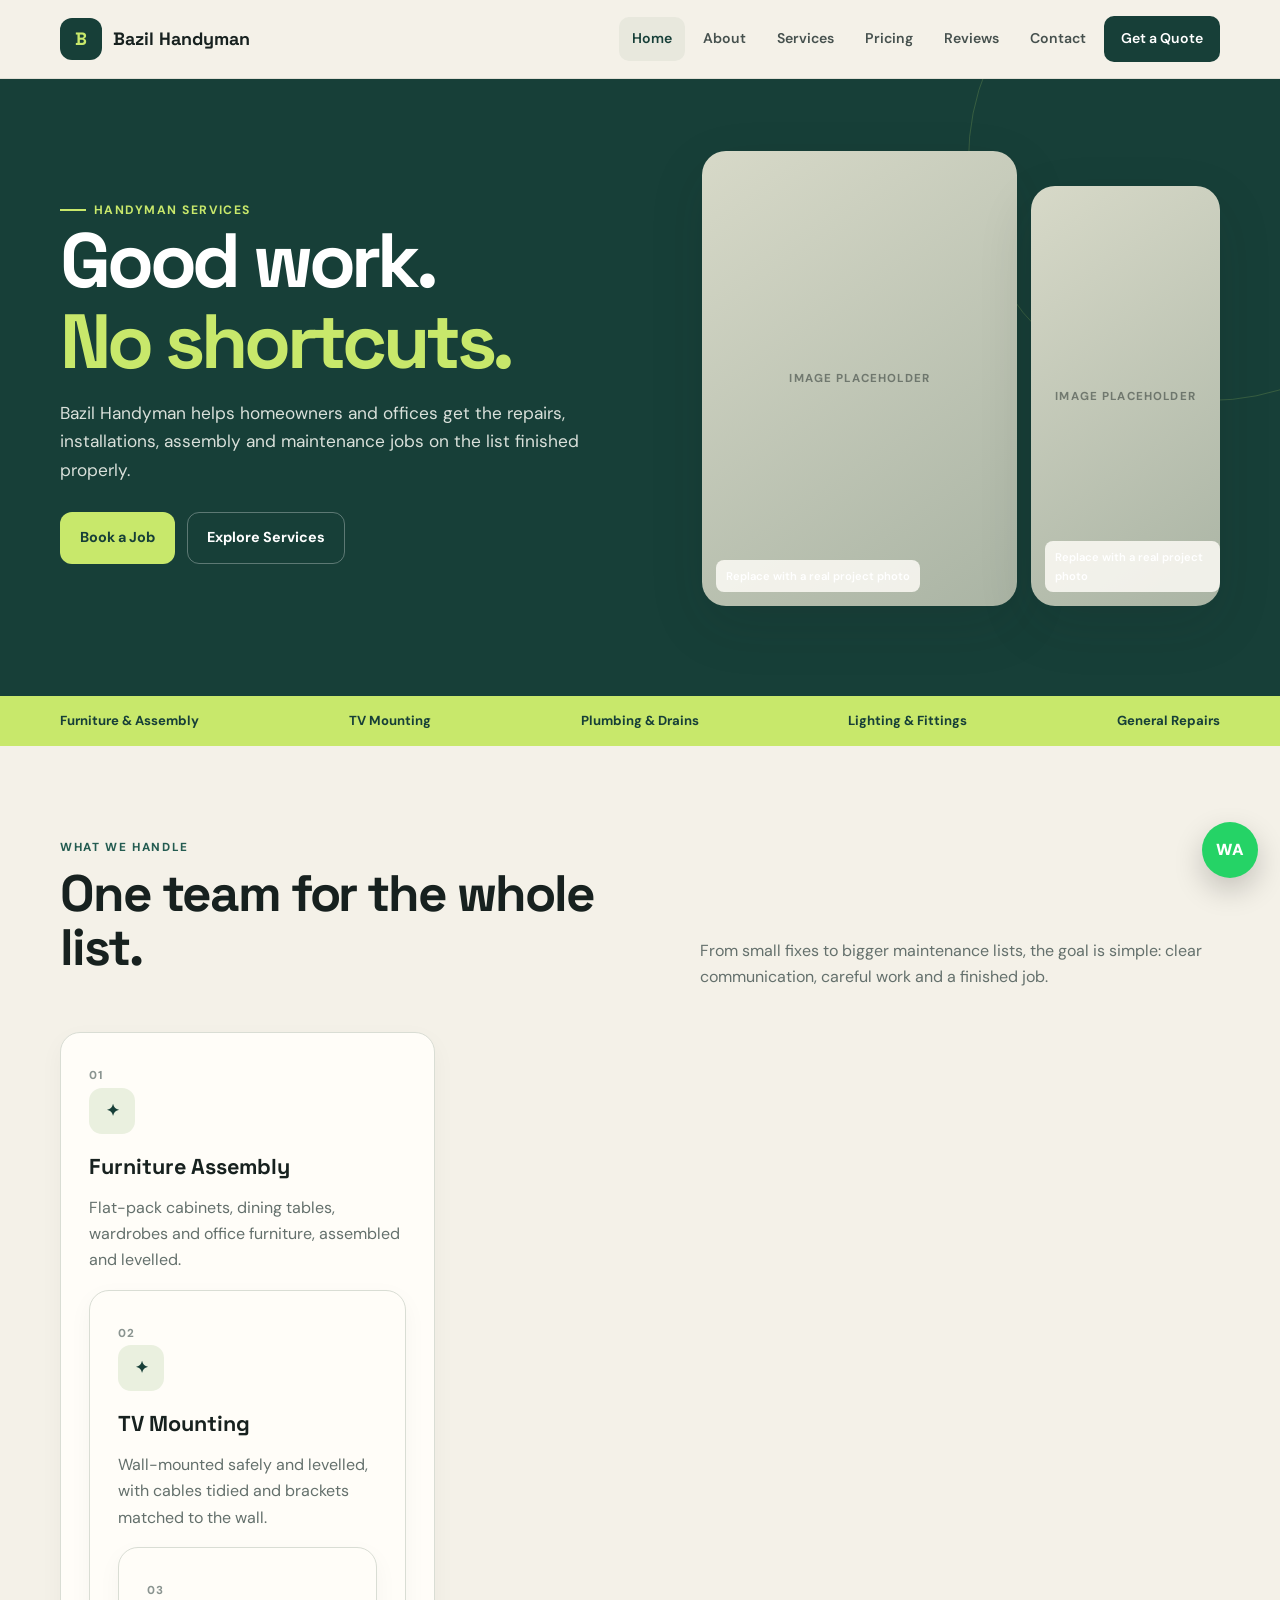
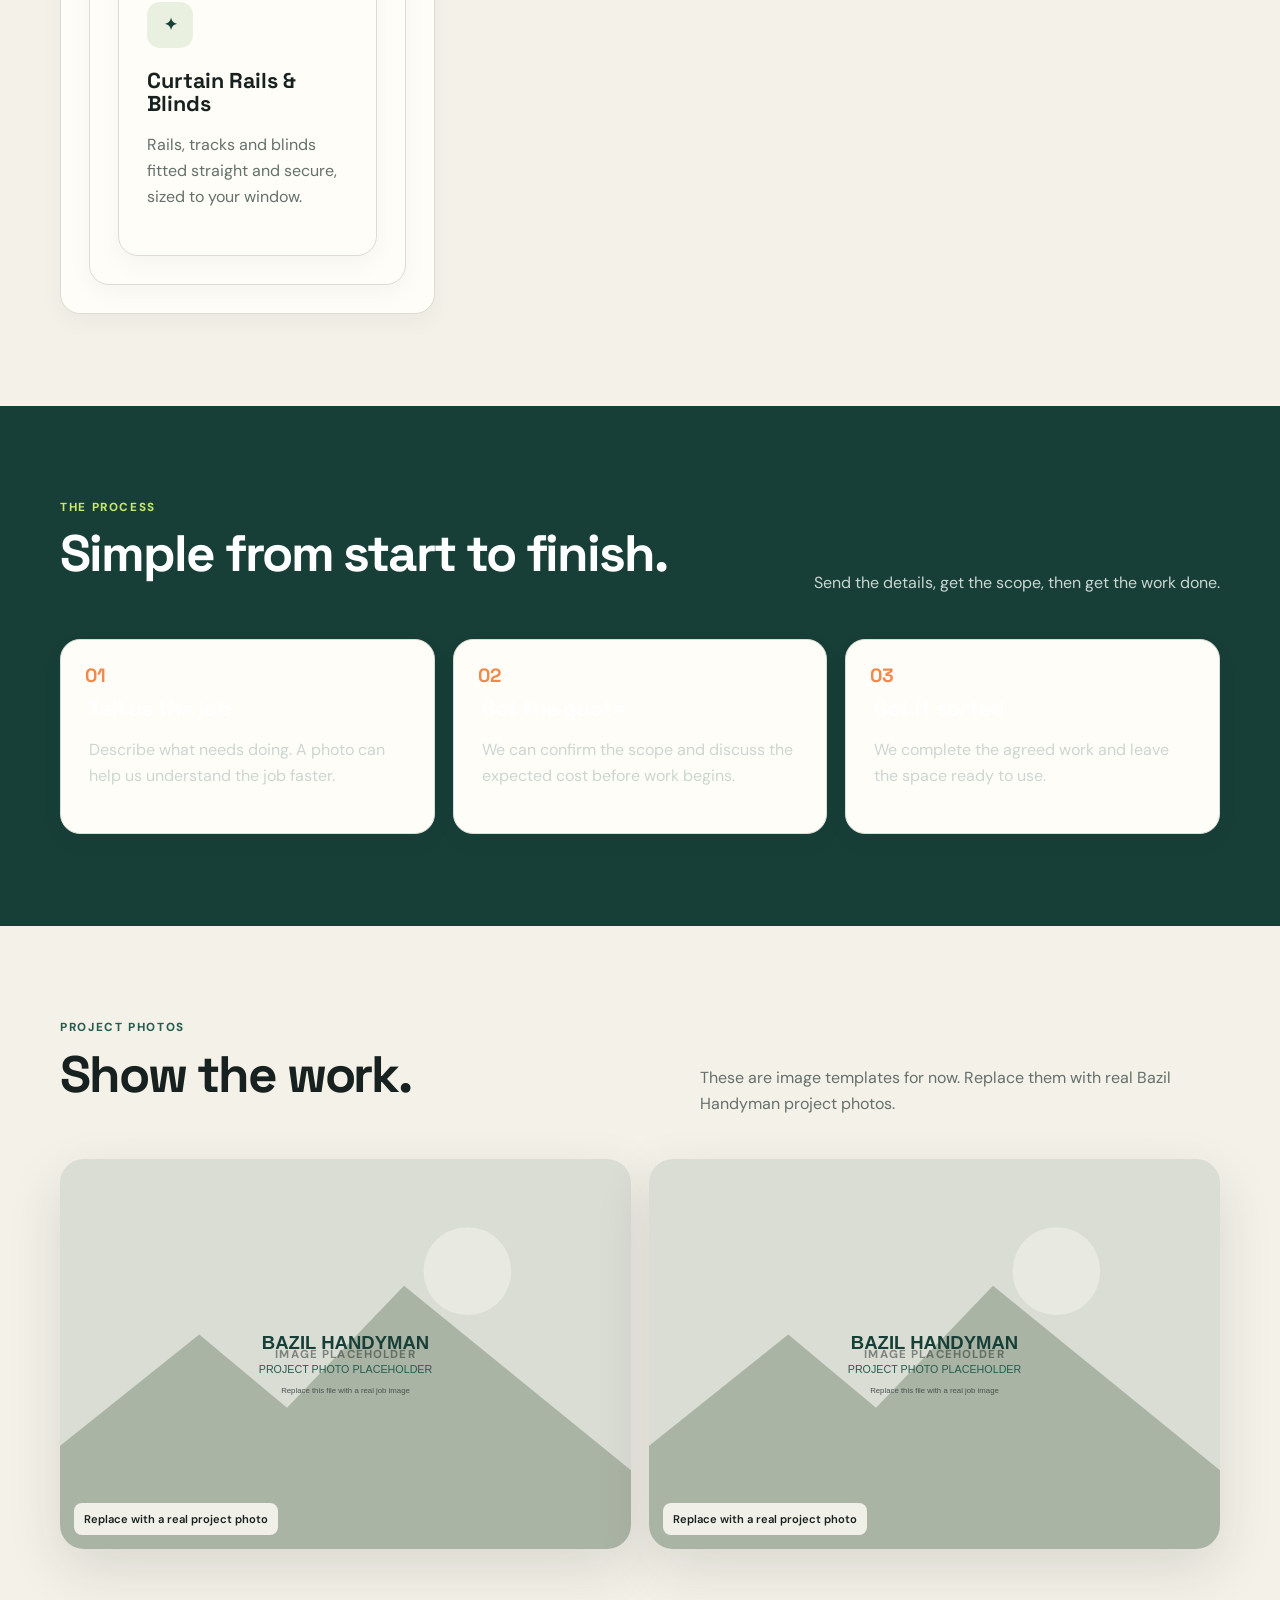
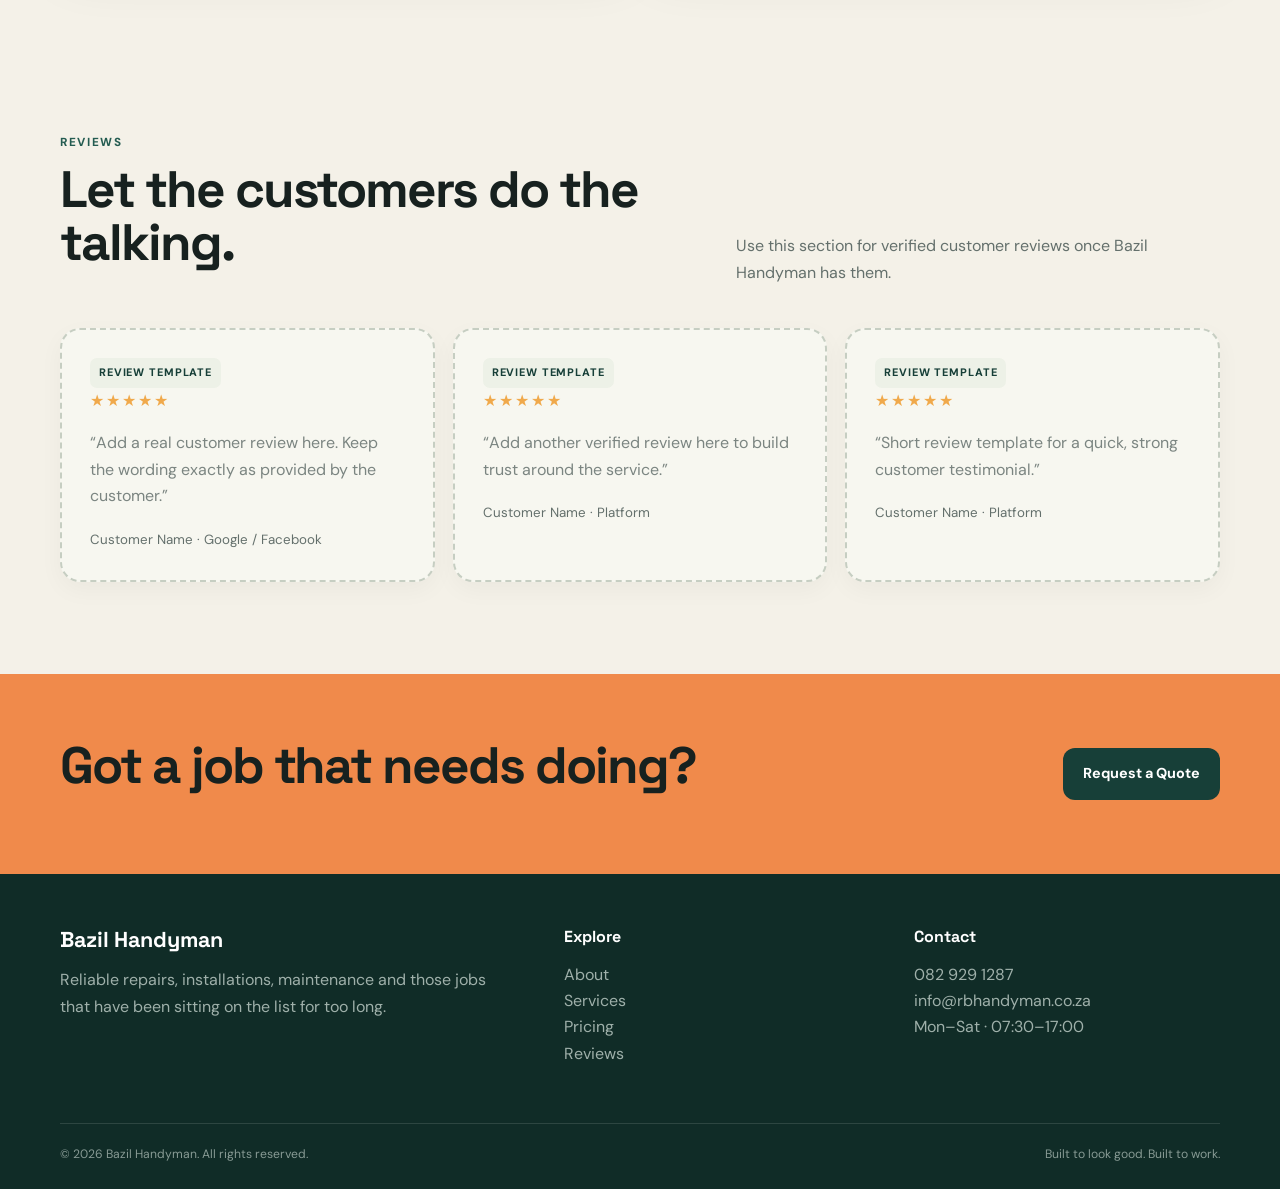
<file: index.html>
<!doctype html><html lang="en"><head><meta charset="utf-8"><meta name="viewport" content="width=device-width,initial-scale=1"><title>Reliable Repairs & Installations — Bazil Handyman</title><meta name="description" content="Bazil Handyman — reliable repairs, installations and general handyman services."><link rel="stylesheet" href="css/style.css"></head><body><header class="site-header"><div class="container nav"><a class="brand" href="index.html"><span class="brand-mark">B</span><span>Bazil Handyman</span></a><button class="nav-toggle" aria-label="Open menu" aria-expanded="false">☰</button><nav class="nav-links"><a href="index.html" class="active">Home</a><a href="about.html" class="">About</a><a href="services.html" class="">Services</a><a href="pricing.html" class="">Pricing</a><a href="reviews.html" class="">Reviews</a><a href="contact.html" class="">Contact</a><a class="nav-cta" href="contact.html">Get a Quote</a></nav></div></header><main><section class="hero"><div class="container hero-grid"><div class="reveal"><div class="kicker">Handyman services</div><h1>Good work.<br><span>No shortcuts.</span></h1><p class="hero-copy">Bazil Handyman helps homeowners and offices get the repairs, installations, assembly and maintenance jobs on the list finished properly.</p><div class="actions"><a class="btn btn-primary" href="contact.html">Book a Job</a><a class="btn btn-light" href="services.html">Explore Services</a></div></div><div class="hero-visual reveal"><div class="photo-slot"></div><div class="photo-slot tall"></div></div></div></section>
<div class="trust-strip"><div class="container trust-row"><span>Furniture & Assembly</span><span>TV Mounting</span><span>Plumbing & Drains</span><span>Lighting & Fittings</span><span>General Repairs</span></div></div>
<section><div class="container"><div class="section-top reveal"><div><div class="eyebrow">What we handle</div><h2>One team for the whole list.</h2></div><p>From small fixes to bigger maintenance lists, the goal is simple: clear communication, careful work and a finished job.</p></div><div class="grid grid-3"><article class="card reveal"><span class="service-number">01</span><div class="icon">✦</div><h3>Furniture Assembly</h3><p>Flat-pack cabinets, dining tables, wardrobes and office furniture, assembled and levelled.</p><article class="card reveal"><span class="service-number">02</span><div class="icon">✦</div><h3>TV Mounting</h3><p>Wall-mounted safely and levelled, with cables tidied and brackets matched to the wall.</p><article class="card reveal"><span class="service-number">03</span><div class="icon">✦</div><h3>Curtain Rails & Blinds</h3><p>Rails, tracks and blinds fitted straight and secure, sized to your window.</p></div></div></section>
<section class="dark-section"><div class="container"><div class="section-top reveal"><div><div class="eyebrow" style="color:var(--lime)">The process</div><h2>Simple from start to finish.</h2></div><p>Send the details, get the scope, then get the work done.</p></div><div class="grid grid-3 process"><article class="card process-card reveal"><h3>Tell us the job</h3><p>Describe what needs doing. A photo can help us understand the job faster.</p></article><article class="card process-card reveal"><h3>Get the quote</h3><p>We can confirm the scope and discuss the expected cost before work begins.</p></article><article class="card process-card reveal"><h3>Get it sorted</h3><p>We complete the agreed work and leave the space ready to use.</p></article></div></div></section>
<section><div class="container"><div class="section-top reveal"><div><div class="eyebrow">Project photos</div><h2>Show the work.</h2></div><p>These are image templates for now. Replace them with real Bazil Handyman project photos.</p></div><div class="image-band"><div class="photo-slot" style="background:url('images/gallery-1.svg') center/cover"></div><div class="photo-slot" style="background:url('images/gallery-2.svg') center/cover"></div></div></div></section>
<section><div class="container"><div class="section-top reveal"><div><div class="eyebrow">Reviews</div><h2>Let the customers do the talking.</h2></div><p>Use this section for verified customer reviews once Bazil Handyman has them.</p></div><div class="grid grid-3"><article class="card review review-placeholder reveal"><span class="placeholder-label">Review template</span><div class="stars">★★★★★</div><p>“Add a real customer review here. Keep the wording exactly as provided by the customer.”</p><small>Customer Name · Google / Facebook</small></article><article class="card review review-placeholder reveal"><span class="placeholder-label">Review template</span><div class="stars">★★★★★</div><p>“Add another verified review here to build trust around the service.”</p><small>Customer Name · Platform</small></article><article class="card review review-placeholder reveal"><span class="placeholder-label">Review template</span><div class="stars">★★★★★</div><p>“Short review template for a quick, strong customer testimonial.”</p><small>Customer Name · Platform</small></article></div></div></section>
<section class="cta"><div class="container cta-row"><h2>Got a job that needs doing?</h2><a class="btn btn-dark" href="contact.html">Request a Quote</a></div></section></main><footer class="footer"><div class="container"><div class="footer-grid"><div><h3>Bazil Handyman</h3><p>Reliable repairs, installations, maintenance and those jobs that have been sitting on the list for too long.</p></div><div><h4>Explore</h4><p><a href="about.html">About</a><br><a href="services.html">Services</a><br><a href="pricing.html">Pricing</a><br><a href="reviews.html">Reviews</a></p></div><div><h4>Contact</h4><p><a href="tel:0829291287">082 929 1287</a><br><a href="mailto:info@rbhandyman.co.za">info@rbhandyman.co.za</a><br>Mon–Sat · 07:30–17:00</p></div></div><div class="footer-bottom"><span>© 2026 Bazil Handyman. All rights reserved.</span><span>Built to look good. Built to work.</span></div></div></footer><a class="whatsapp" href="https://wa.me/27829291287" aria-label="WhatsApp">WA</a><script src="js/script.js"></script></body></html>
</file>
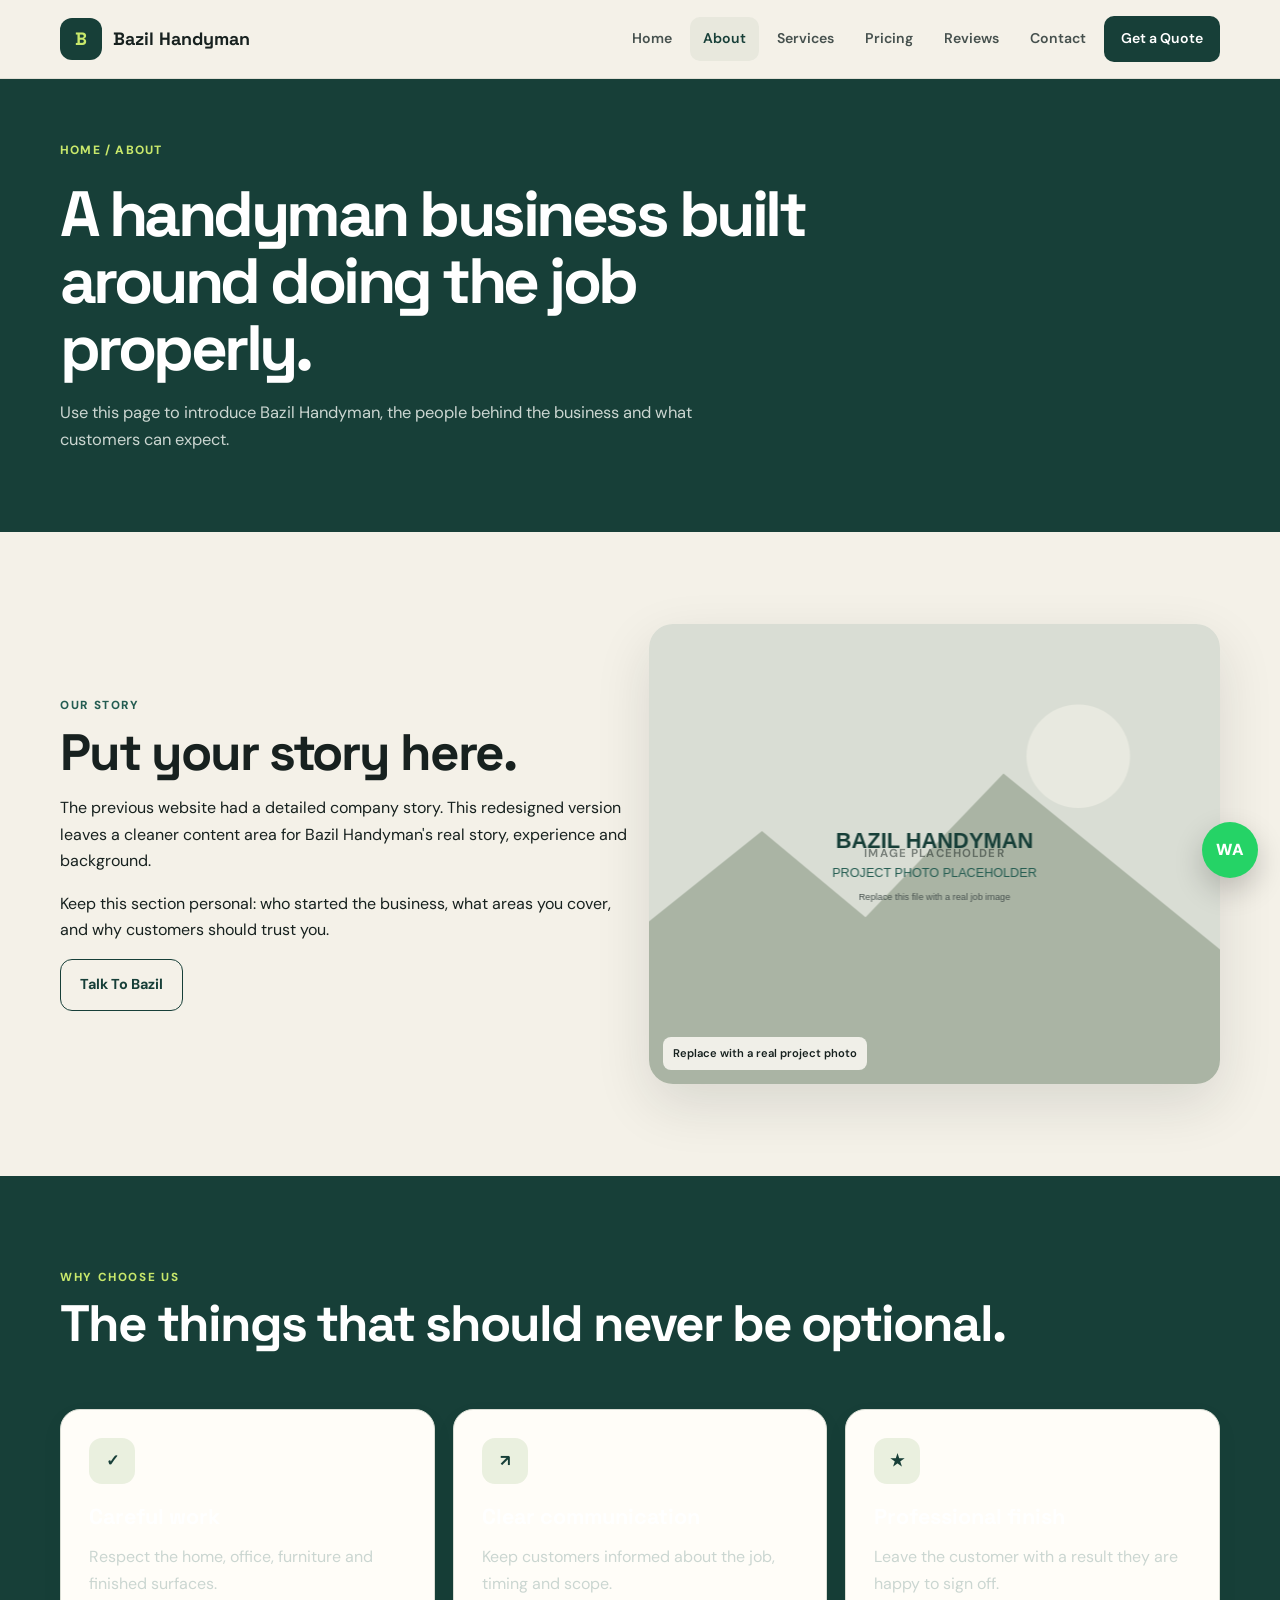
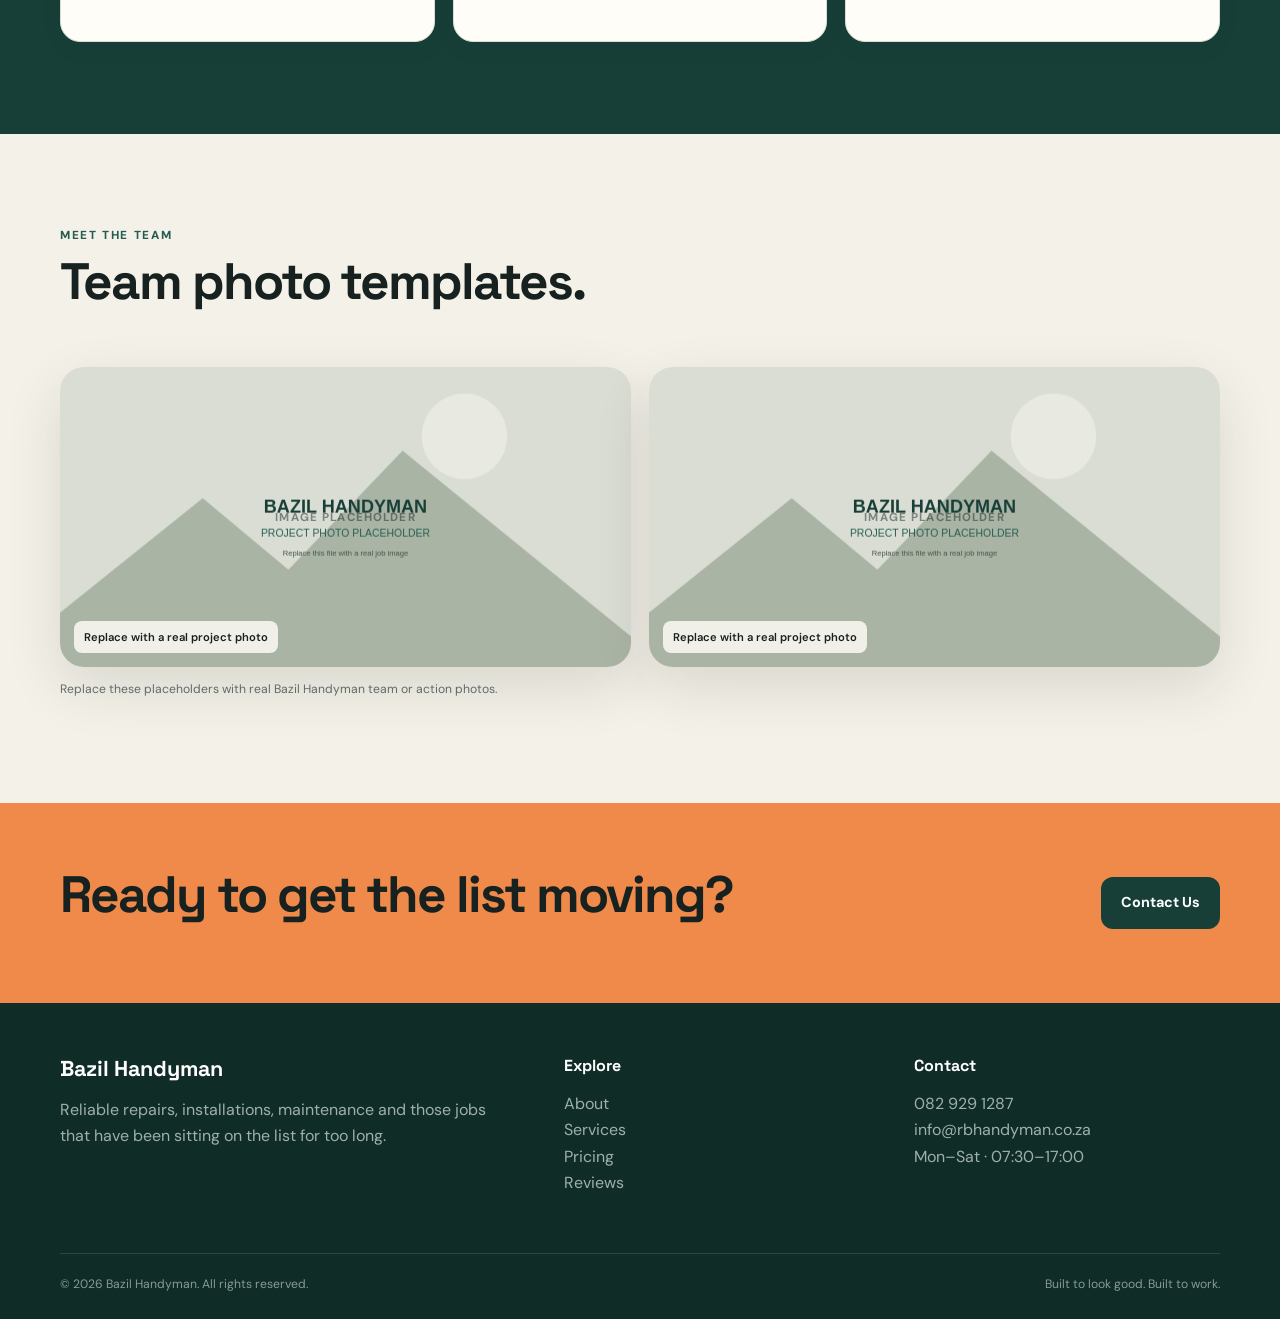
<file: about.html>
<!doctype html><html lang="en"><head><meta charset="utf-8"><meta name="viewport" content="width=device-width,initial-scale=1"><title>About — Bazil Handyman</title><meta name="description" content="Bazil Handyman — reliable repairs, installations and general handyman services."><link rel="stylesheet" href="css/style.css"></head><body><header class="site-header"><div class="container nav"><a class="brand" href="index.html"><span class="brand-mark">B</span><span>Bazil Handyman</span></a><button class="nav-toggle" aria-label="Open menu" aria-expanded="false">☰</button><nav class="nav-links"><a href="index.html" class="">Home</a><a href="about.html" class="active">About</a><a href="services.html" class="">Services</a><a href="pricing.html" class="">Pricing</a><a href="reviews.html" class="">Reviews</a><a href="contact.html" class="">Contact</a><a class="nav-cta" href="contact.html">Get a Quote</a></nav></div></header><main><section class="page-hero"><div class="container"><div class="breadcrumb">Home / About</div><h1>A handyman business built around doing the job properly.</h1><p>Use this page to introduce Bazil Handyman, the people behind the business and what customers can expect.</p></div></section>
<section><div class="container"><div class="grid grid-2" style="align-items:center"><div class="reveal"><div class="eyebrow">Our Story</div><h2>Put your story here.</h2><p>The previous website had a detailed company story. This redesigned version leaves a cleaner content area for Bazil Handyman's real story, experience and background.</p><p>Keep this section personal: who started the business, what areas you cover, and why customers should trust you.</p><a class="btn btn-outline" href="contact.html">Talk To Bazil</a></div><div class="photo-slot reveal" style="background:url('images/hero-project.svg') center/cover;min-height:460px"></div></div></div></section>
<section class="dark-section"><div class="container"><div class="section-top reveal"><div><div class="eyebrow" style="color:var(--lime)">Why choose us</div><h2>The things that should never be optional.</h2></div></div><div class="grid grid-3"><article class="card reveal"><div class="icon">✓</div><h3>Careful work</h3><p>Respect the home, office, furniture and finished surfaces.</p></article><article class="card reveal"><div class="icon">↗</div><h3>Clear communication</h3><p>Keep customers informed about the job, timing and scope.</p></article><article class="card reveal"><div class="icon">★</div><h3>Professional finish</h3><p>Leave the customer with a result they are happy to sign off.</p></article></div></div></section>
<section><div class="container"><div class="section-top reveal"><div><div class="eyebrow">Meet the team</div><h2>Team photo templates.</h2></div></div><div class="grid grid-2"><div class="photo-slot reveal" style="background:url('images/gallery-3.svg') center/cover"></div><div class="photo-slot reveal" style="background:url('images/gallery-4.svg') center/cover"></div></div><p class="gallery-note">Replace these placeholders with real Bazil Handyman team or action photos.</p></div></section><section class="cta"><div class="container cta-row"><h2>Ready to get the list moving?</h2><a class="btn btn-dark" href="contact.html">Contact Us</a></div></section></main><footer class="footer"><div class="container"><div class="footer-grid"><div><h3>Bazil Handyman</h3><p>Reliable repairs, installations, maintenance and those jobs that have been sitting on the list for too long.</p></div><div><h4>Explore</h4><p><a href="about.html">About</a><br><a href="services.html">Services</a><br><a href="pricing.html">Pricing</a><br><a href="reviews.html">Reviews</a></p></div><div><h4>Contact</h4><p><a href="tel:0829291287">082 929 1287</a><br><a href="mailto:info@rbhandyman.co.za">info@rbhandyman.co.za</a><br>Mon–Sat · 07:30–17:00</p></div></div><div class="footer-bottom"><span>© 2026 Bazil Handyman. All rights reserved.</span><span>Built to look good. Built to work.</span></div></div></footer><a class="whatsapp" href="https://wa.me/27829291287" aria-label="WhatsApp">WA</a><script src="js/script.js"></script></body></html>
</file>
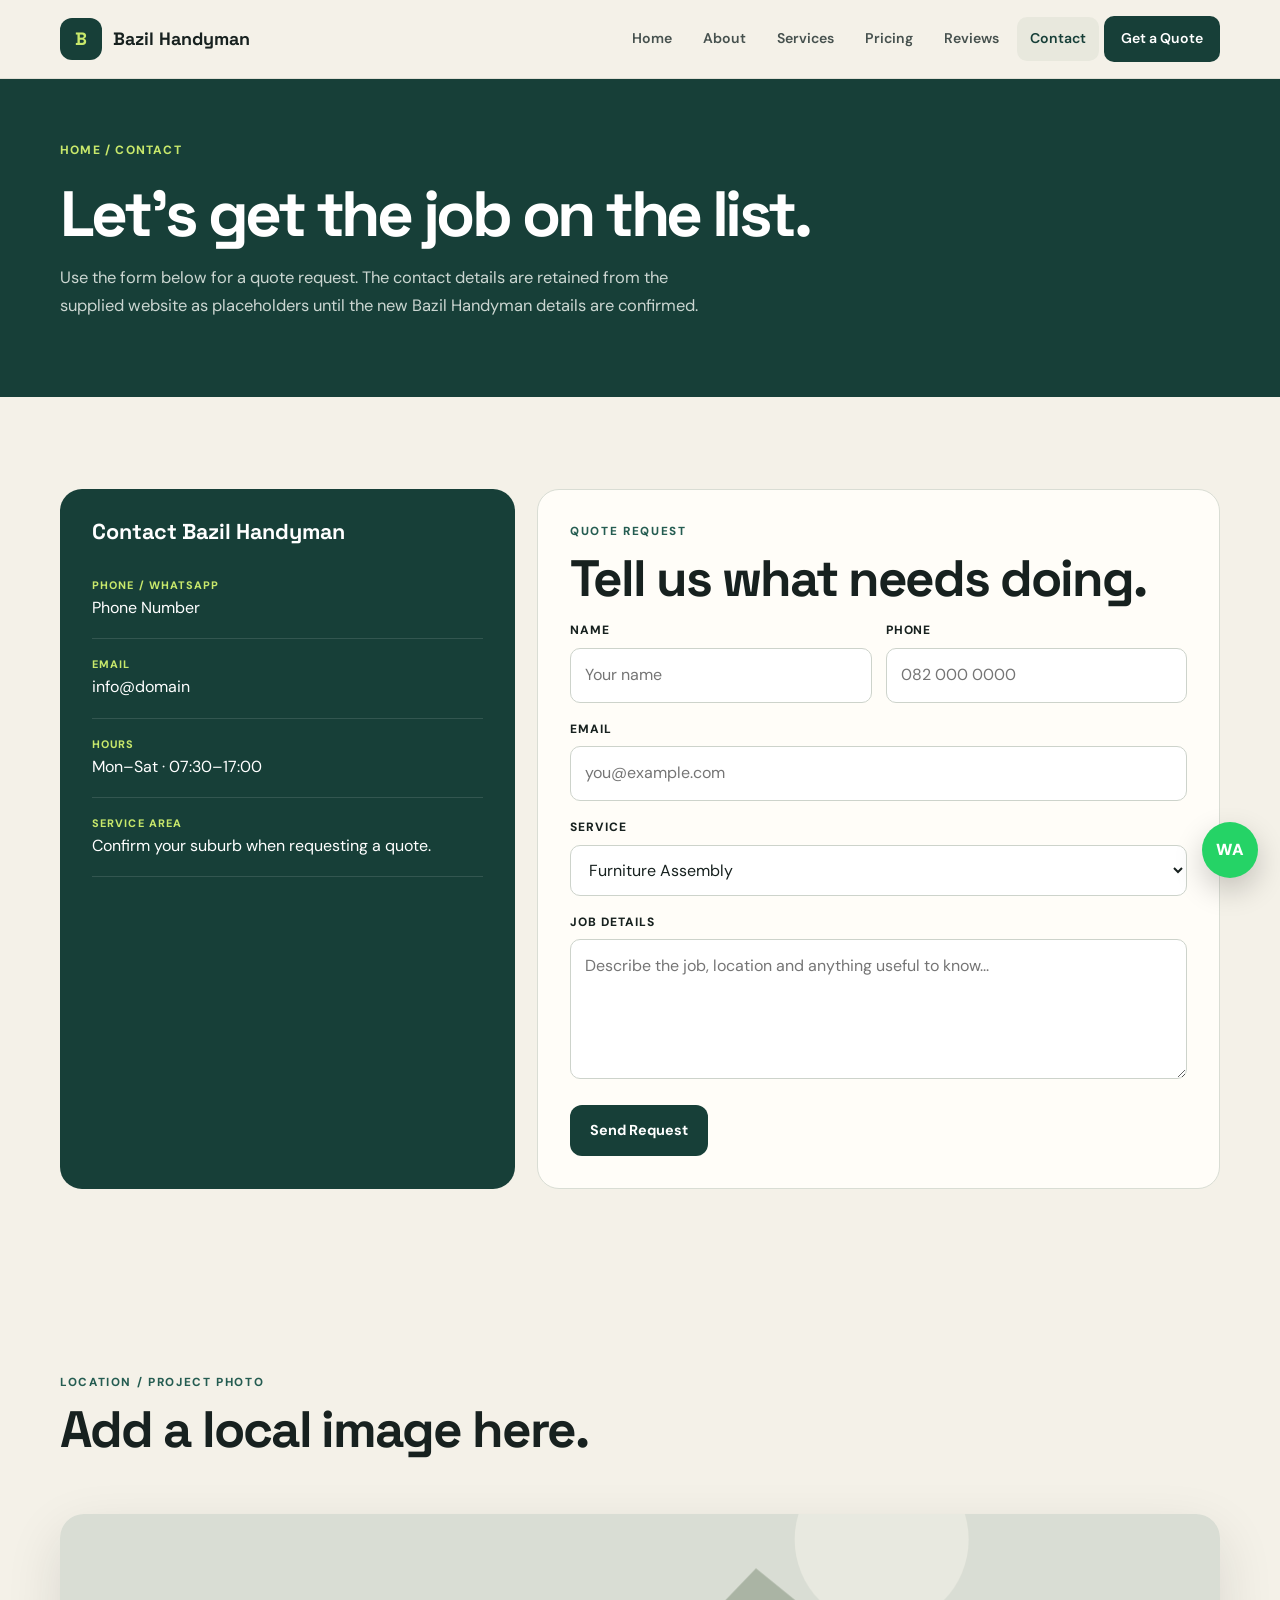
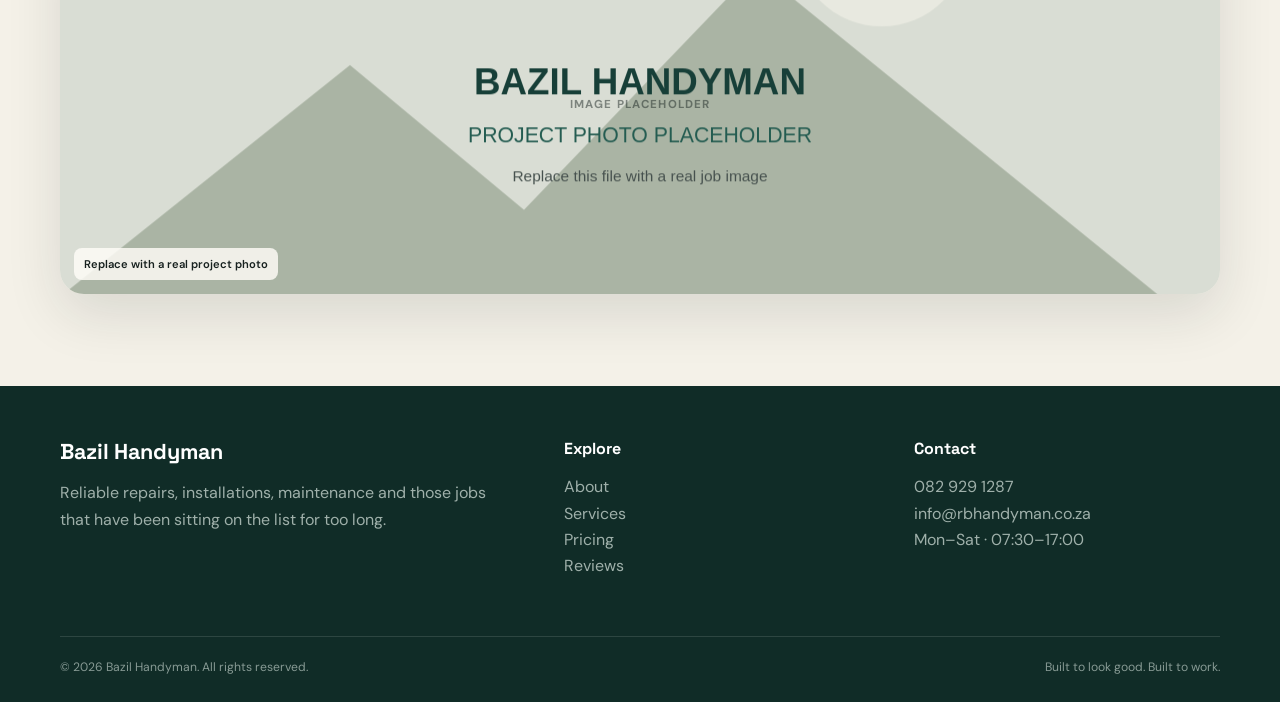
<file: contact.html>
<!doctype html><html lang="en"><head><meta charset="utf-8"><meta name="viewport" content="width=device-width,initial-scale=1"><title>Contact — Bazil Handyman</title><meta name="description" content="Bazil Handyman — reliable repairs, installations and general handyman services."><link rel="stylesheet" href="css/style.css"></head><body><header class="site-header"><div class="container nav"><a class="brand" href="index.html"><span class="brand-mark">B</span><span>Bazil Handyman</span></a><button class="nav-toggle" aria-label="Open menu" aria-expanded="false">☰</button><nav class="nav-links"><a href="index.html" class="">Home</a><a href="about.html" class="">About</a><a href="services.html" class="">Services</a><a href="pricing.html" class="">Pricing</a><a href="reviews.html" class="">Reviews</a><a href="contact.html" class="active">Contact</a><a class="nav-cta" href="contact.html">Get a Quote</a></nav></div></header><main><section class="page-hero"><div class="container"><div class="breadcrumb">Home / Contact</div><h1>Let's get the job on the list.</h1><p>Use the form below for a quote request. The contact details are retained from the supplied website as placeholders until the new Bazil Handyman details are confirmed.</p></div></section><section><div class="container contact-layout"><aside class="contact-info reveal"><h3>Contact Bazil Handyman</h3><div class="item"><span class="label">Phone / WhatsApp</span><a href="tel:0829291287">Phone Number</a></div><div class="item"><span class="label">Email</span><a href="mailto:info@rbhandyman.co.za">info@domain</a></div><div class="item"><span class="label">Hours</span>Mon–Sat · 07:30–17:00</div><div class="item"><span class="label">Service area</span>Confirm your suburb when requesting a quote.</div></aside><div class="form-card reveal"><div class="eyebrow">Quote request</div><h2>Tell us what needs doing.</h2><form id="contact-form"><div class="form-row"><div class="field"><label>Name</label><input required placeholder="Your name"></div><div class="field"><label>Phone</label><input required type="tel" placeholder="082 000 0000"></div></div><div class="field"><label>Email</label><input type="email" placeholder="you@example.com"></div><div class="field"><label>Service</label><select><option>Furniture Assembly</option><option>TV Mounting</option><option>Curtain Rails / Blinds</option><option>Lights / Small Electrical</option><option>Plumbing / Drains</option><option>Cupboard / Cabinet Repair</option><option>Office Fit-Out</option><option>General Repairs / Other</option></select></div><div class="field"><label>Job details</label><textarea required placeholder="Describe the job, location and anything useful to know..."></textarea></div><button class="btn btn-dark" type="submit">Send Request</button><div id="form-success" class="success">Request received. Connect this form to your email/WhatsApp/backend before launch.</div></form></div></div></section><section><div class="container"><div class="section-top reveal"><div><div class="eyebrow">Location / project photo</div><h2>Add a local image here.</h2></div></div><div class="photo-slot reveal" style="background:url('images/hero-project.svg') center/cover;min-height:380px"></div></div></section></main><footer class="footer"><div class="container"><div class="footer-grid"><div><h3>Bazil Handyman</h3><p>Reliable repairs, installations, maintenance and those jobs that have been sitting on the list for too long.</p></div><div><h4>Explore</h4><p><a href="about.html">About</a><br><a href="services.html">Services</a><br><a href="pricing.html">Pricing</a><br><a href="reviews.html">Reviews</a></p></div><div><h4>Contact</h4><p><a href="tel:0829291287">082 929 1287</a><br><a href="mailto:info@rbhandyman.co.za">info@rbhandyman.co.za</a><br>Mon–Sat · 07:30–17:00</p></div></div><div class="footer-bottom"><span>© 2026 Bazil Handyman. All rights reserved.</span><span>Built to look good. Built to work.</span></div></div></footer><a class="whatsapp" href="https://wa.me/27829291287" aria-label="WhatsApp">WA</a><script src="js/script.js"></script></body></html>
</file>
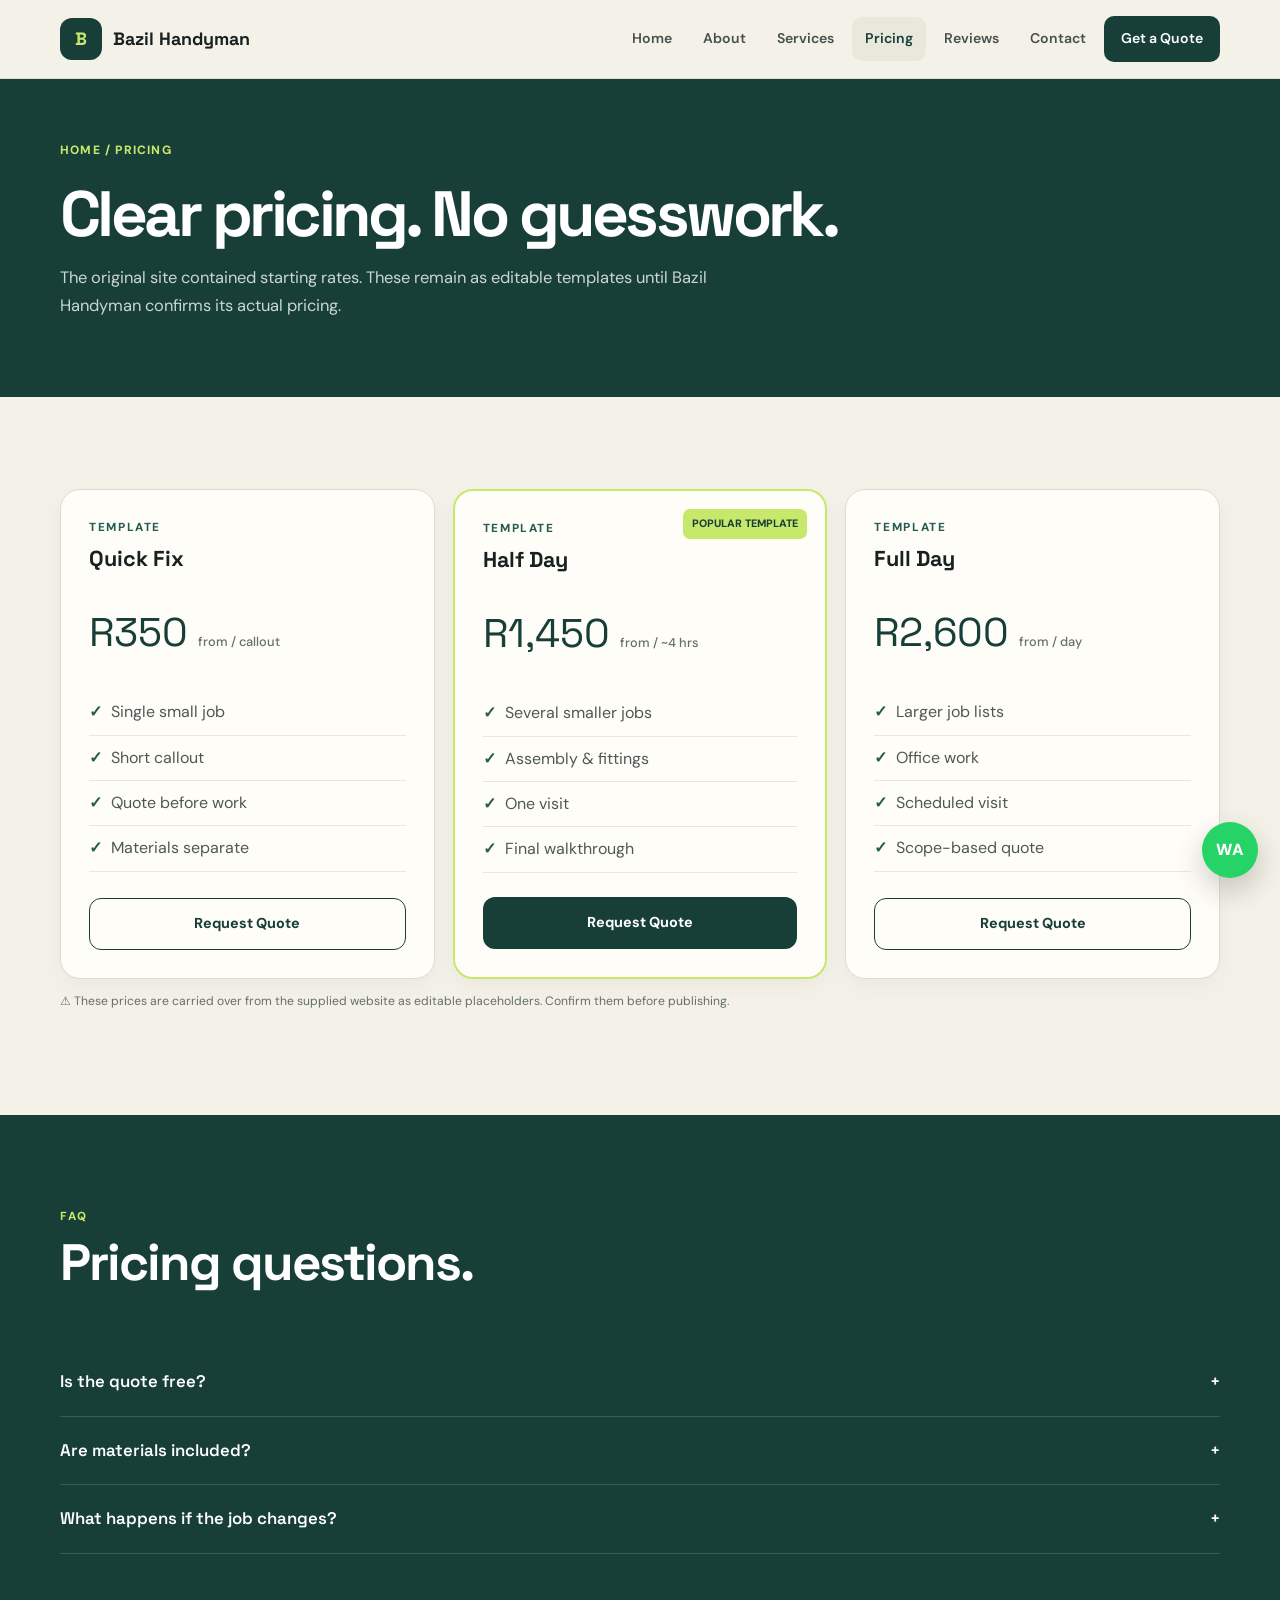
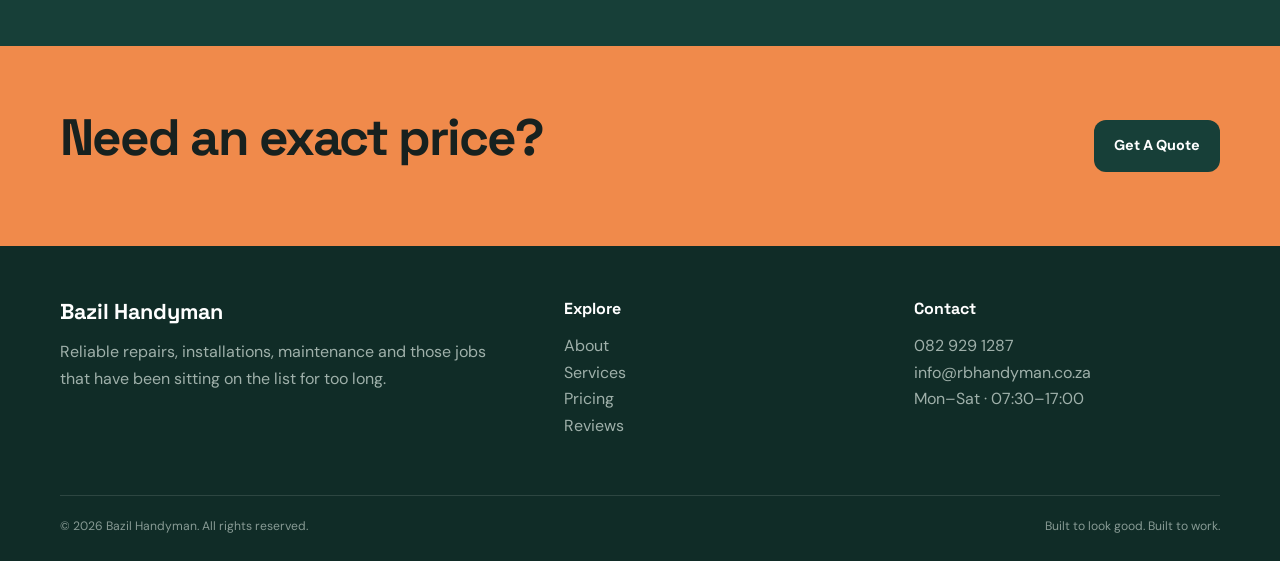
<file: pricing.html>
<!doctype html><html lang="en"><head><meta charset="utf-8"><meta name="viewport" content="width=device-width,initial-scale=1"><title>Pricing — Bazil Handyman</title><meta name="description" content="Bazil Handyman — reliable repairs, installations and general handyman services."><link rel="stylesheet" href="css/style.css"></head><body><header class="site-header"><div class="container nav"><a class="brand" href="index.html"><span class="brand-mark">B</span><span>Bazil Handyman</span></a><button class="nav-toggle" aria-label="Open menu" aria-expanded="false">☰</button><nav class="nav-links"><a href="index.html" class="">Home</a><a href="about.html" class="">About</a><a href="services.html" class="">Services</a><a href="pricing.html" class="active">Pricing</a><a href="reviews.html" class="">Reviews</a><a href="contact.html" class="">Contact</a><a class="nav-cta" href="contact.html">Get a Quote</a></nav></div></header><main><section class="page-hero"><div class="container"><div class="breadcrumb">Home / Pricing</div><h1>Clear pricing. No guesswork.</h1><p>The original site contained starting rates. These remain as editable templates until Bazil Handyman confirms its actual pricing.</p></div></section><section><div class="container"><div class="grid grid-3"><article class="card price-card reveal"><span class="eyebrow">Template</span><h3>Quick Fix</h3><div class="price">R350 <span>from / callout</span></div><ul class="checks"><li>Single small job</li><li>Short callout</li><li>Quote before work</li><li>Materials separate</li></ul><a class="btn btn-outline" href="contact.html">Request Quote</a></article><article class="card price-card featured reveal"><span class="badge">Popular template</span><span class="eyebrow">Template</span><h3>Half Day</h3><div class="price">R1,450 <span>from / ~4 hrs</span></div><ul class="checks"><li>Several smaller jobs</li><li>Assembly & fittings</li><li>One visit</li><li>Final walkthrough</li></ul><a class="btn btn-dark" href="contact.html">Request Quote</a></article><article class="card price-card reveal"><span class="eyebrow">Template</span><h3>Full Day</h3><div class="price">R2,600 <span>from / day</span></div><ul class="checks"><li>Larger job lists</li><li>Office work</li><li>Scheduled visit</li><li>Scope-based quote</li></ul><a class="btn btn-outline" href="contact.html">Request Quote</a></article></div><p class="gallery-note">⚠ These prices are carried over from the supplied website as editable placeholders. Confirm them before publishing.</p></div></section>
<section class="dark-section"><div class="container"><div class="section-top reveal"><div><div class="eyebrow" style="color:var(--lime)">FAQ</div><h2>Pricing questions.</h2></div></div><div class="faq-list reveal"><div class="faq-item"><button class="faq-q">Is the quote free? <span>+</span></button><div class="faq-a"><p>Template answer: confirm whether Bazil Handyman provides free quotes before publishing.</p></div></div><div class="faq-item"><button class="faq-q">Are materials included? <span>+</span></button><div class="faq-a"><p>Template answer: explain clearly whether materials are included, supplied by the customer or billed separately.</p></div></div><div class="faq-item"><button class="faq-q">What happens if the job changes? <span>+</span></button><div class="faq-a"><p>Template answer: explain how additional work is approved before the price changes.</p></div></div></div></div></section><section class="cta"><div class="container cta-row"><h2>Need an exact price?</h2><a class="btn btn-dark" href="contact.html">Get A Quote</a></div></section></main><footer class="footer"><div class="container"><div class="footer-grid"><div><h3>Bazil Handyman</h3><p>Reliable repairs, installations, maintenance and those jobs that have been sitting on the list for too long.</p></div><div><h4>Explore</h4><p><a href="about.html">About</a><br><a href="services.html">Services</a><br><a href="pricing.html">Pricing</a><br><a href="reviews.html">Reviews</a></p></div><div><h4>Contact</h4><p><a href="tel:0829291287">082 929 1287</a><br><a href="mailto:info@rbhandyman.co.za">info@rbhandyman.co.za</a><br>Mon–Sat · 07:30–17:00</p></div></div><div class="footer-bottom"><span>© 2026 Bazil Handyman. All rights reserved.</span><span>Built to look good. Built to work.</span></div></div></footer><a class="whatsapp" href="https://wa.me/27829291287" aria-label="WhatsApp">WA</a><script src="js/script.js"></script></body></html>
</file>
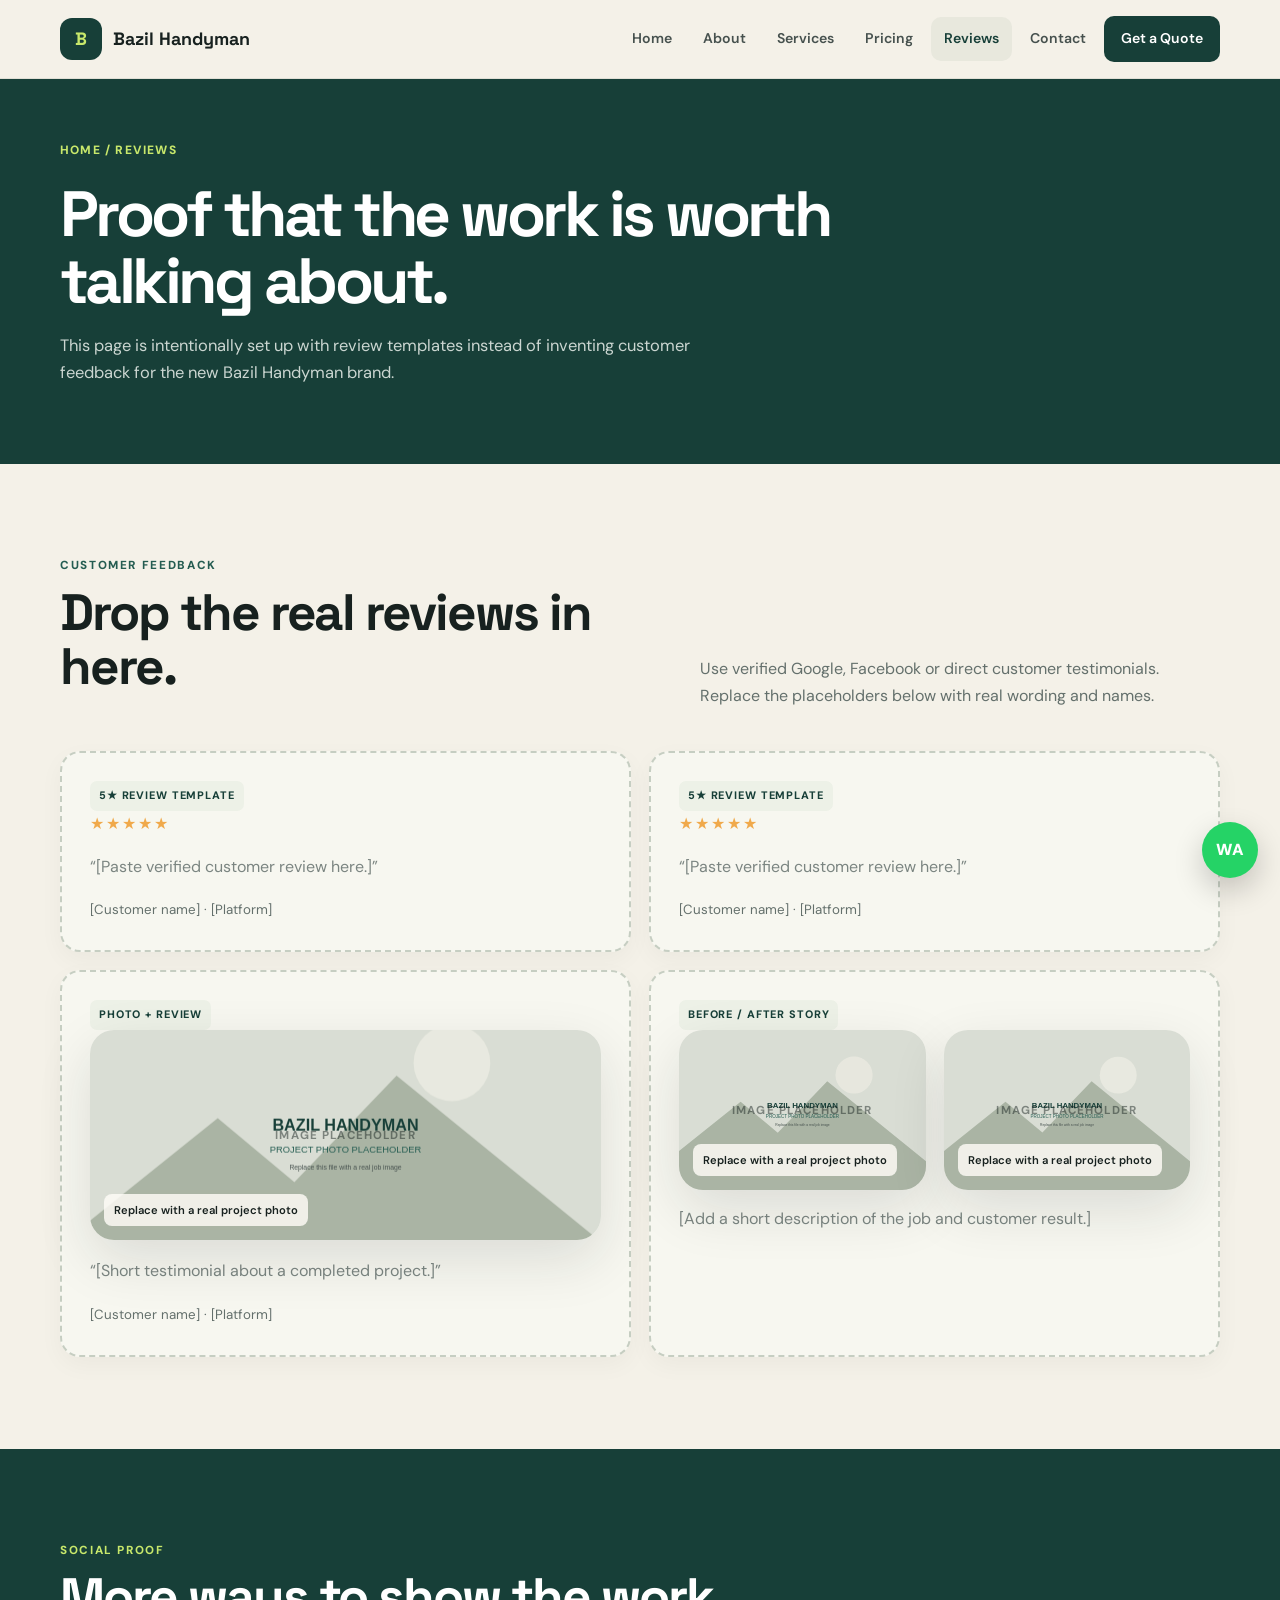
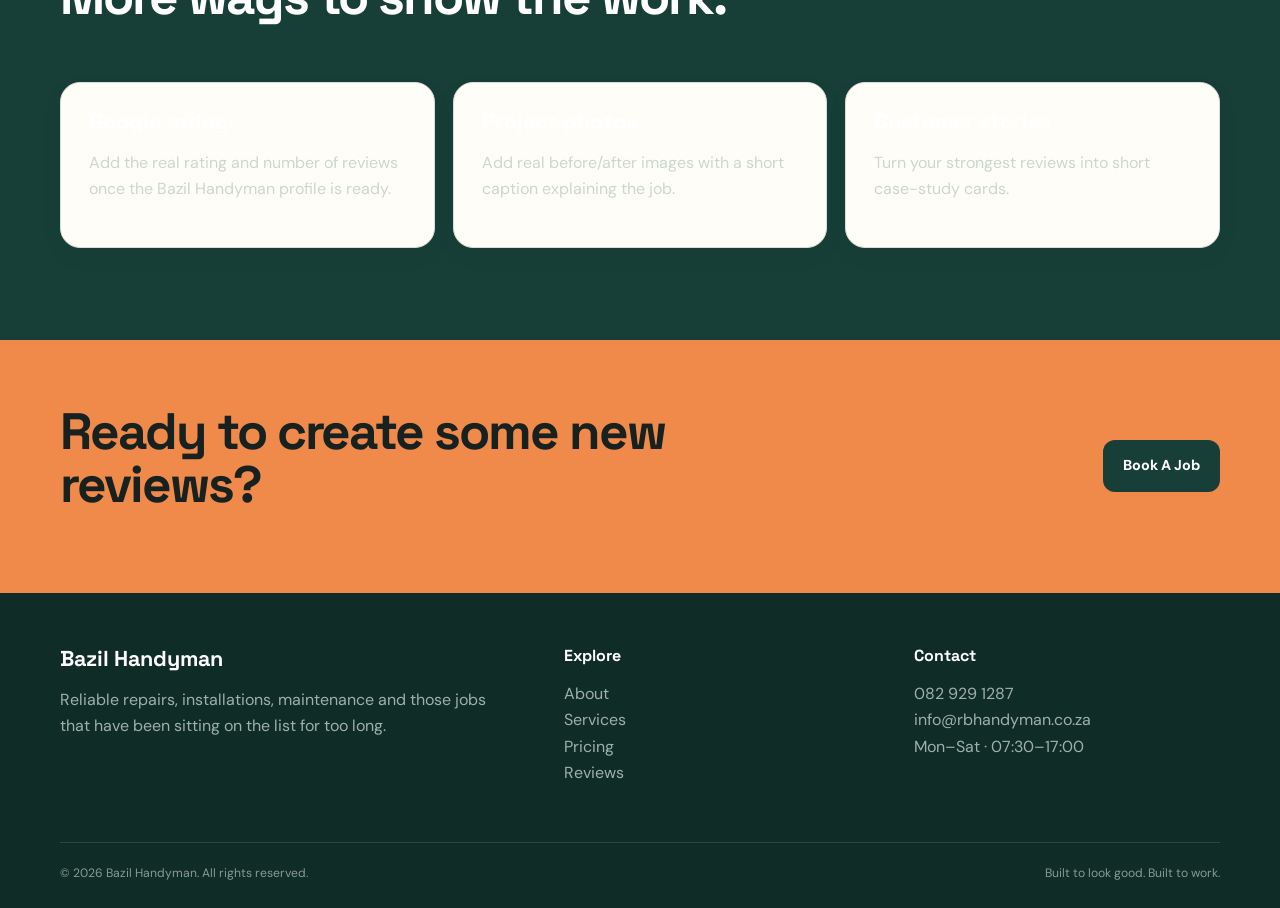
<file: reviews.html>
<!doctype html><html lang="en"><head><meta charset="utf-8"><meta name="viewport" content="width=device-width,initial-scale=1"><title>Reviews — Bazil Handyman</title><meta name="description" content="Bazil Handyman — reliable repairs, installations and general handyman services."><link rel="stylesheet" href="css/style.css"></head><body><header class="site-header"><div class="container nav"><a class="brand" href="index.html"><span class="brand-mark">B</span><span>Bazil Handyman</span></a><button class="nav-toggle" aria-label="Open menu" aria-expanded="false">☰</button><nav class="nav-links"><a href="index.html" class="">Home</a><a href="about.html" class="">About</a><a href="services.html" class="">Services</a><a href="pricing.html" class="">Pricing</a><a href="reviews.html" class="active">Reviews</a><a href="contact.html" class="">Contact</a><a class="nav-cta" href="contact.html">Get a Quote</a></nav></div></header><main><section class="page-hero"><div class="container"><div class="breadcrumb">Home / Reviews</div><h1>Proof that the work is worth talking about.</h1><p>This page is intentionally set up with review templates instead of inventing customer feedback for the new Bazil Handyman brand.</p></div></section><section><div class="container"><div class="section-top reveal"><div><div class="eyebrow">Customer feedback</div><h2>Drop the real reviews in here.</h2></div><p>Use verified Google, Facebook or direct customer testimonials. Replace the placeholders below with real wording and names.</p></div><div class="grid grid-2"><article class="card review review-placeholder reveal"><span class="placeholder-label">5★ Review Template</span><div class="stars">★★★★★</div><p>“[Paste verified customer review here.]”</p><small>[Customer name] · [Platform]</small></article><article class="card review review-placeholder reveal"><span class="placeholder-label">5★ Review Template</span><div class="stars">★★★★★</div><p>“[Paste verified customer review here.]”</p><small>[Customer name] · [Platform]</small></article><article class="card review review-placeholder reveal"><span class="placeholder-label">Photo + Review</span><div class="photo-slot" style="min-height:210px;margin-bottom:18px;background:url('images/gallery-2.svg') center/cover"></div><p>“[Short testimonial about a completed project.]”</p><small>[Customer name] · [Platform]</small></article><article class="card review review-placeholder reveal"><span class="placeholder-label">Before / After Story</span><div class="image-band" style="grid-template-columns:1fr 1fr"><div class="photo-slot" style="min-height:160px;background:url('images/gallery-3.svg') center/cover"></div><div class="photo-slot" style="min-height:160px;background:url('images/gallery-4.svg') center/cover"></div></div><p style="margin-top:16px">[Add a short description of the job and customer result.]</p></article></div></div></section><section class="dark-section"><div class="container"><div class="section-top reveal"><div><div class="eyebrow" style="color:var(--lime)">Social proof</div><h2>More ways to show the work.</h2></div></div><div class="grid grid-3"><article class="card reveal"><h3>Google rating</h3><p>Add the real rating and number of reviews once the Bazil Handyman profile is ready.</p></article><article class="card reveal"><h3>Project photos</h3><p>Add real before/after images with a short caption explaining the job.</p></article><article class="card reveal"><h3>Customer stories</h3><p>Turn your strongest reviews into short case-study cards.</p></article></div></div></section><section class="cta"><div class="container cta-row"><h2>Ready to create some new reviews?</h2><a class="btn btn-dark" href="contact.html">Book A Job</a></div></section></main><footer class="footer"><div class="container"><div class="footer-grid"><div><h3>Bazil Handyman</h3><p>Reliable repairs, installations, maintenance and those jobs that have been sitting on the list for too long.</p></div><div><h4>Explore</h4><p><a href="about.html">About</a><br><a href="services.html">Services</a><br><a href="pricing.html">Pricing</a><br><a href="reviews.html">Reviews</a></p></div><div><h4>Contact</h4><p><a href="tel:0829291287">082 929 1287</a><br><a href="mailto:info@rbhandyman.co.za">info@rbhandyman.co.za</a><br>Mon–Sat · 07:30–17:00</p></div></div><div class="footer-bottom"><span>© 2026 Bazil Handyman. All rights reserved.</span><span>Built to look good. Built to work.</span></div></div></footer><a class="whatsapp" href="https://wa.me/27829291287" aria-label="WhatsApp">WA</a><script src="js/script.js"></script></body></html>
</file>
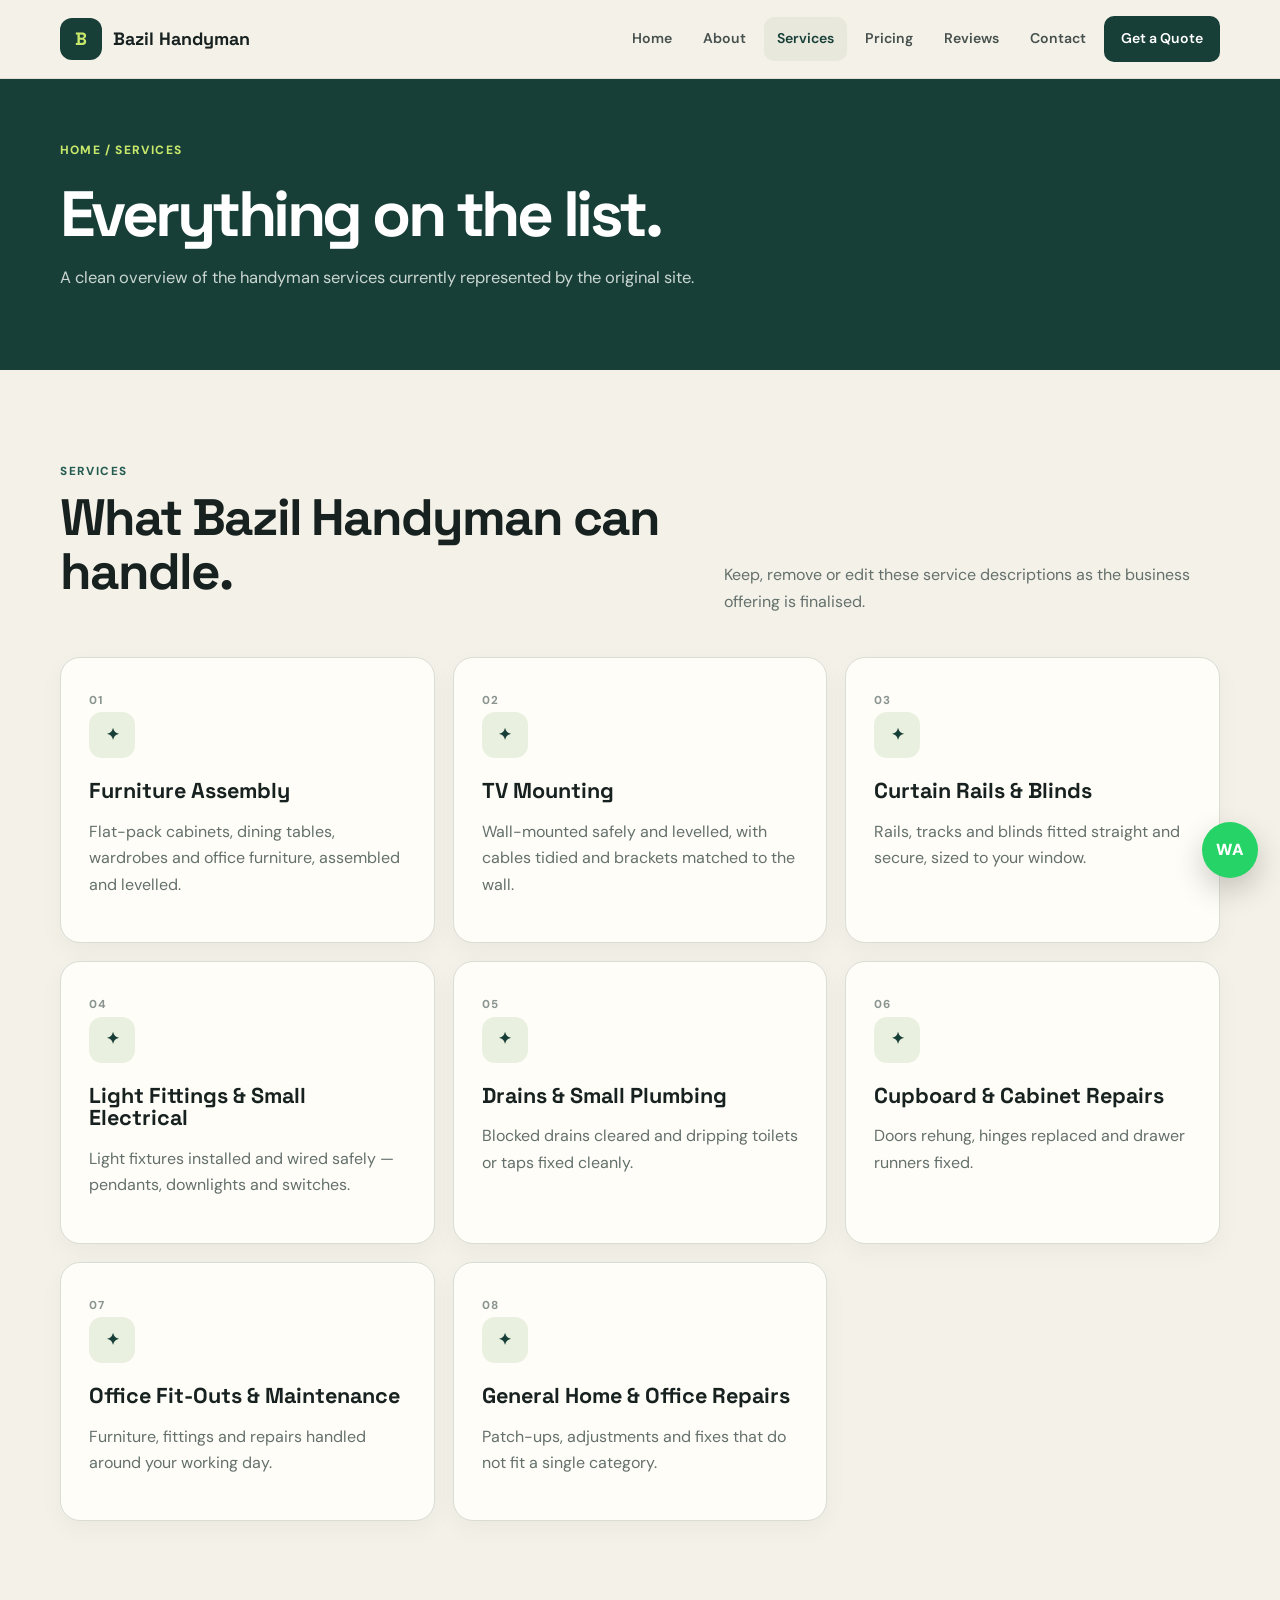
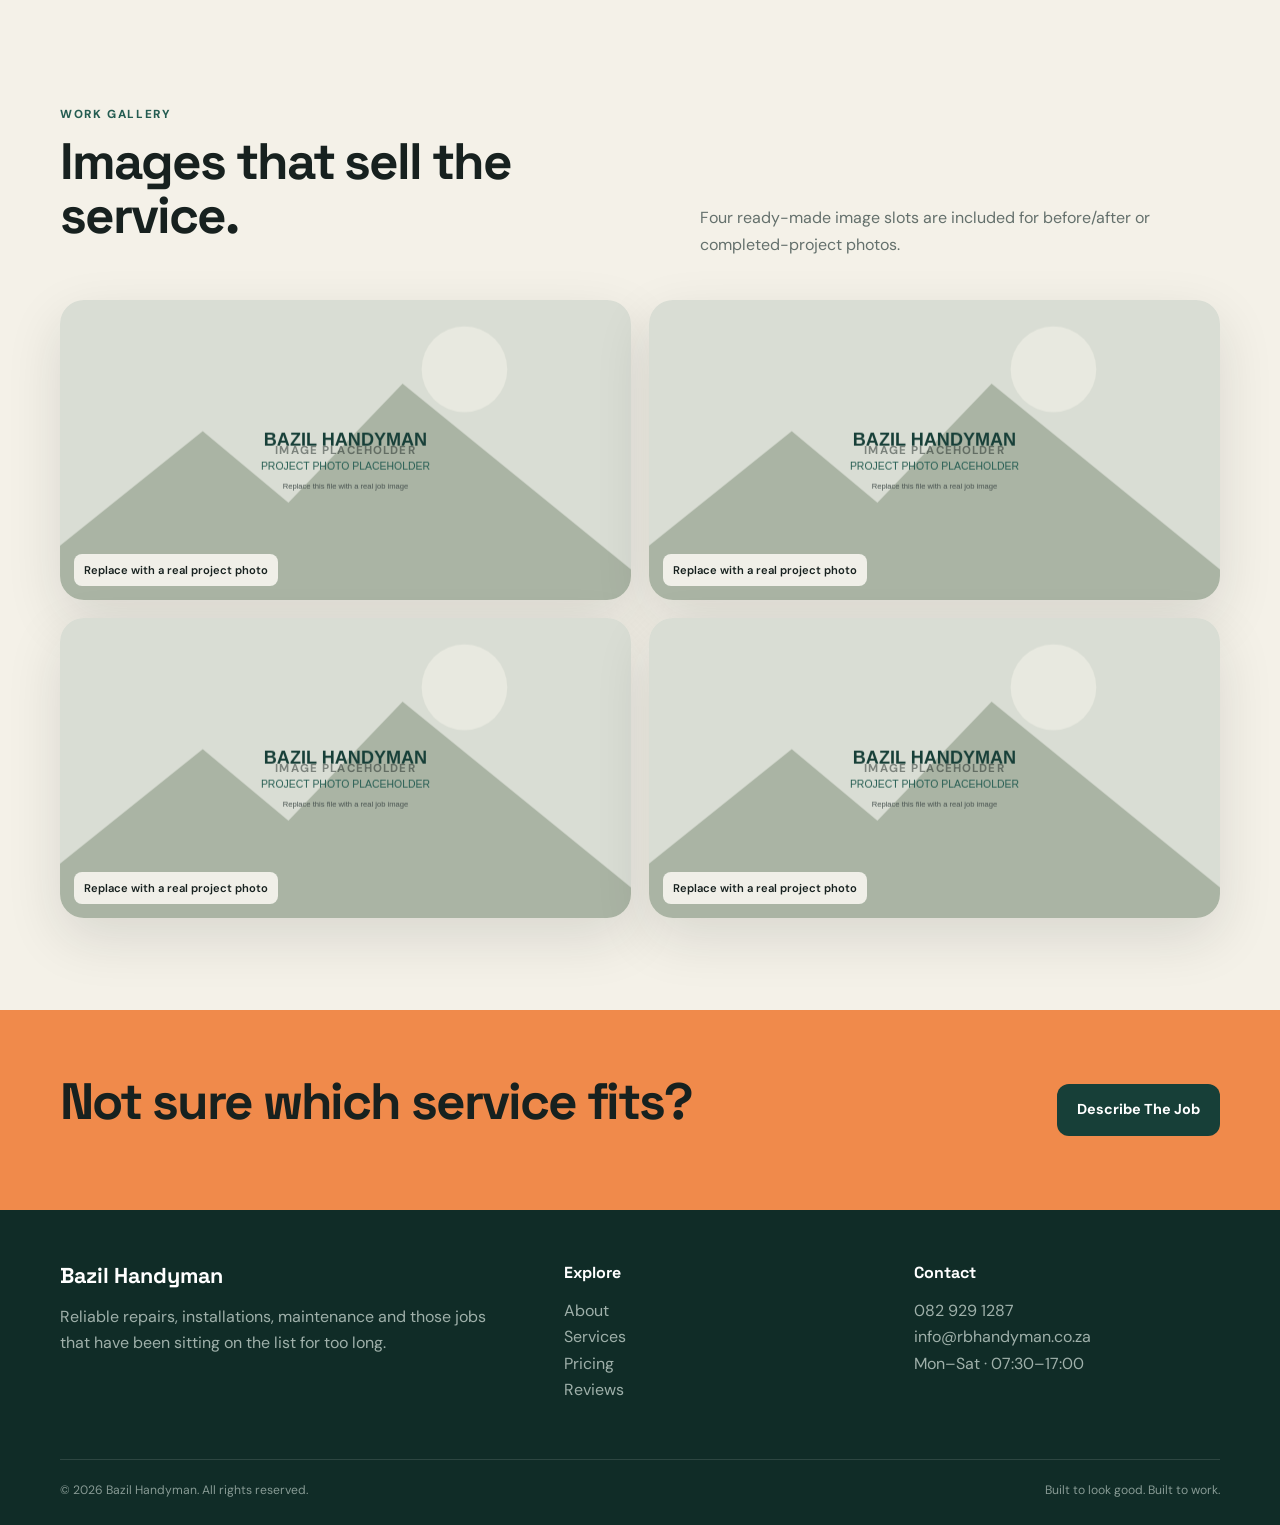
<file: services.html>
<!doctype html><html lang="en"><head><meta charset="utf-8"><meta name="viewport" content="width=device-width,initial-scale=1"><title>Services — Bazil Handyman</title><meta name="description" content="Bazil Handyman — reliable repairs, installations and general handyman services."><link rel="stylesheet" href="css/style.css"></head><body><header class="site-header"><div class="container nav"><a class="brand" href="index.html"><span class="brand-mark">B</span><span>Bazil Handyman</span></a><button class="nav-toggle" aria-label="Open menu" aria-expanded="false">☰</button><nav class="nav-links"><a href="index.html" class="">Home</a><a href="about.html" class="">About</a><a href="services.html" class="active">Services</a><a href="pricing.html" class="">Pricing</a><a href="reviews.html" class="">Reviews</a><a href="contact.html" class="">Contact</a><a class="nav-cta" href="contact.html">Get a Quote</a></nav></div></header><main><section class="page-hero"><div class="container"><div class="breadcrumb">Home / Services</div><h1>Everything on the list.</h1><p>A clean overview of the handyman services currently represented by the original site.</p></div></section><section><div class="container"><div class="section-top reveal"><div><div class="eyebrow">Services</div><h2>What Bazil Handyman can handle.</h2></div><p>Keep, remove or edit these service descriptions as the business offering is finalised.</p></div><div class="grid grid-3"><article class="card reveal"><span class="service-number">01</span><div class="icon">✦</div><h3>Furniture Assembly</h3><p>Flat-pack cabinets, dining tables, wardrobes and office furniture, assembled and levelled.</p></article><article class="card reveal"><span class="service-number">02</span><div class="icon">✦</div><h3>TV Mounting</h3><p>Wall-mounted safely and levelled, with cables tidied and brackets matched to the wall.</p></article><article class="card reveal"><span class="service-number">03</span><div class="icon">✦</div><h3>Curtain Rails & Blinds</h3><p>Rails, tracks and blinds fitted straight and secure, sized to your window.</p></article><article class="card reveal"><span class="service-number">04</span><div class="icon">✦</div><h3>Light Fittings & Small Electrical</h3><p>Light fixtures installed and wired safely — pendants, downlights and switches.</p></article><article class="card reveal"><span class="service-number">05</span><div class="icon">✦</div><h3>Drains & Small Plumbing</h3><p>Blocked drains cleared and dripping toilets or taps fixed cleanly.</p></article><article class="card reveal"><span class="service-number">06</span><div class="icon">✦</div><h3>Cupboard & Cabinet Repairs</h3><p>Doors rehung, hinges replaced and drawer runners fixed.</p></article><article class="card reveal"><span class="service-number">07</span><div class="icon">✦</div><h3>Office Fit-Outs & Maintenance</h3><p>Furniture, fittings and repairs handled around your working day.</p></article><article class="card reveal"><span class="service-number">08</span><div class="icon">✦</div><h3>General Home & Office Repairs</h3><p>Patch-ups, adjustments and fixes that do not fit a single category.</p></article></div></div></section><section><div class="container"><div class="section-top reveal"><div><div class="eyebrow">Work gallery</div><h2>Images that sell the service.</h2></div><p>Four ready-made image slots are included for before/after or completed-project photos.</p></div><div class="grid grid-2"><div class="photo-slot" style="background:url('images/service-1.svg') center/cover"></div><div class="photo-slot" style="background:url('images/service-2.svg') center/cover"></div><div class="photo-slot" style="background:url('images/service-3.svg') center/cover"></div><div class="photo-slot" style="background:url('images/gallery-1.svg') center/cover"></div></div></div></section><section class="cta"><div class="container cta-row"><h2>Not sure which service fits?</h2><a class="btn btn-dark" href="contact.html">Describe The Job</a></div></section></main><footer class="footer"><div class="container"><div class="footer-grid"><div><h3>Bazil Handyman</h3><p>Reliable repairs, installations, maintenance and those jobs that have been sitting on the list for too long.</p></div><div><h4>Explore</h4><p><a href="about.html">About</a><br><a href="services.html">Services</a><br><a href="pricing.html">Pricing</a><br><a href="reviews.html">Reviews</a></p></div><div><h4>Contact</h4><p><a href="tel:0829291287">082 929 1287</a><br><a href="mailto:info@rbhandyman.co.za">info@rbhandyman.co.za</a><br>Mon–Sat · 07:30–17:00</p></div></div><div class="footer-bottom"><span>© 2026 Bazil Handyman. All rights reserved.</span><span>Built to look good. Built to work.</span></div></div></footer><a class="whatsapp" href="https://wa.me/27829291287" aria-label="WhatsApp">WA</a><script src="js/script.js"></script></body></html>
</file>
<file: css/style.css>
@import url('https://fonts.googleapis.com/css2?family=DM+Sans:wght@400;500;600;700&family=Space+Grotesk:wght@500;600;700&display=swap');

:root{
  --ink:#17211f; --muted:#64706c; --cream:#f4f1e8; --white:#fffdf8;
  --green:#173f38; --green-2:#245c51; --lime:#c8e86b; --orange:#f08a4b;
  --line:#d9ddd4; --shadow:0 20px 55px rgba(23,33,31,.12);
  --display:"Space Grotesk",sans-serif; --body:"DM Sans",sans-serif;
}
*{box-sizing:border-box}
html{scroll-behavior:smooth}
body{margin:0;background:var(--cream);color:var(--ink);font-family:var(--body);line-height:1.65}
a{color:inherit;text-decoration:none}
img{max-width:100%;display:block}
button,input,textarea,select{font:inherit}
.container{width:min(1160px,calc(100% - 40px));margin:auto}
.site-header{position:sticky;top:0;z-index:50;background:rgba(244,241,232,.94);backdrop-filter:blur(14px);border-bottom:1px solid rgba(23,33,31,.09)}
.nav{height:78px;display:flex;align-items:center;justify-content:space-between;gap:24px}
.brand{display:flex;align-items:center;gap:11px;font-family:var(--display);font-weight:700;font-size:1.12rem}
.brand-mark{width:42px;height:42px;border-radius:12px;background:var(--green);color:var(--lime);display:grid;place-items:center;font-weight:700}
.nav-links{display:flex;align-items:center;gap:5px}
.nav-links a{padding:10px 13px;border-radius:10px;font-size:.88rem;font-weight:600;color:#46514e}
.nav-links a:hover,.nav-links a.active{background:#e8e8dd;color:var(--green)}
.nav-cta{background:var(--green)!important;color:white!important;padding:11px 17px!important}
.nav-cta:hover{background:var(--green-2)!important}
.nav-toggle{display:none;border:0;background:none;color:var(--ink);font-size:1.5rem}

.hero{padding:72px 0 90px;background:var(--green);color:white;overflow:hidden;position:relative}
.hero:after{content:"";position:absolute;width:480px;height:480px;border:1px solid rgba(200,232,107,.18);border-radius:50%;right:-170px;top:-160px}
.hero-grid{display:grid;grid-template-columns:1.05fr .95fr;align-items:center;gap:70px;position:relative;z-index:1}
.kicker{display:inline-flex;align-items:center;gap:8px;color:var(--lime);font-size:.76rem;font-weight:700;letter-spacing:.12em;text-transform:uppercase}
.kicker:before{content:"";width:26px;height:2px;background:var(--lime)}
h1,h2,h3,h4{font-family:var(--display);line-height:1.05;margin:0 0 16px}
h1{font-size:clamp(3rem,6vw,5.6rem);letter-spacing:-.055em}
h2{font-size:clamp(2.1rem,4vw,3.5rem);letter-spacing:-.04em}
h3{font-size:1.35rem}
.hero h1 span{color:var(--lime)}
.hero-copy{max-width:620px;color:#d9e0da;font-size:1.08rem}
.actions{display:flex;flex-wrap:wrap;gap:12px;margin-top:28px}
.btn{display:inline-flex;align-items:center;justify-content:center;border:1px solid transparent;border-radius:12px;padding:13px 19px;font-weight:700;font-size:.9rem;transition:.2s}
.btn-primary{background:var(--lime);color:var(--green)}
.btn-primary:hover{transform:translateY(-2px);box-shadow:0 12px 25px rgba(0,0,0,.2)}
.btn-light{border-color:rgba(255,255,255,.3);color:white}
.btn-light:hover{background:white;color:var(--green)}
.btn-dark{background:var(--green);color:white}
.btn-outline{border-color:var(--green);color:var(--green)}
.btn-outline:hover{background:var(--green);color:white}

.hero-visual{display:grid;grid-template-columns:1.25fr .75fr;gap:14px}
.photo-slot{min-height:300px;border-radius:24px;background:linear-gradient(145deg,#d7d9c8,#aab4a4);position:relative;overflow:hidden;box-shadow:var(--shadow)}
.photo-slot.tall{min-height:420px;margin-top:35px}
.photo-slot:before{content:"IMAGE PLACEHOLDER";position:absolute;inset:0;display:grid;place-items:center;color:rgba(23,33,31,.48);font-weight:700;letter-spacing:.1em;font-size:.72rem}
.photo-slot:after{content:"Replace with a real project photo";position:absolute;bottom:14px;left:14px;background:rgba(255,253,248,.82);padding:7px 10px;border-radius:8px;font-size:.7rem;font-weight:600}

.trust-strip{background:var(--lime);color:var(--green);padding:14px 0;font-weight:700}
.trust-row{display:flex;justify-content:space-between;gap:20px;flex-wrap:wrap;font-size:.82rem}
section{padding:92px 0}
.section-top{display:flex;justify-content:space-between;align-items:end;gap:30px;margin-bottom:42px}
.section-top p{max-width:520px;color:var(--muted);margin:0}
.eyebrow{font-size:.73rem;text-transform:uppercase;letter-spacing:.14em;color:var(--green-2);font-weight:800;margin-bottom:10px}
.grid{display:grid;gap:18px}
.grid-3{grid-template-columns:repeat(3,1fr)}
.grid-2{grid-template-columns:repeat(2,1fr)}
.card{background:var(--white);border:1px solid var(--line);border-radius:20px;padding:28px;box-shadow:0 8px 25px rgba(23,33,31,.04);transition:.25s}
.card:hover{transform:translateY(-5px);box-shadow:var(--shadow)}
.icon{width:46px;height:46px;border-radius:13px;background:#eaf0df;color:var(--green);display:grid;place-items:center;font-weight:800;margin-bottom:22px}
.service-number{font-size:.72rem;color:#8a9490;font-weight:800;letter-spacing:.1em}
.service-card p,.card p{color:var(--muted)}
.dark-section{background:var(--green);color:white}
.dark-section h2,.dark-section h3{color:white}
.dark-section p{color:#cbd6d1}
.process{counter-reset:step}
.process-card{position:relative;padding-top:58px}
.process-card:before{counter-increment:step;content:"0" counter(step);position:absolute;top:20px;left:24px;font-family:var(--display);font-size:1.2rem;color:var(--orange);font-weight:700}
.image-band{display:grid;grid-template-columns:1fr 1fr;gap:18px}
.image-band .photo-slot{min-height:390px}
.review{position:relative}
.stars{color:#f0a94b;letter-spacing:2px;margin-bottom:14px}
.review-tag{font-size:.68rem;font-weight:800;text-transform:uppercase;letter-spacing:.1em;color:var(--green-2)}
.review p{font-size:1rem;color:var(--ink)}
.review small{color:var(--muted)}
.placeholder-label{display:inline-block;background:#edf1e7;color:var(--green);padding:6px 9px;border-radius:7px;font-size:.68rem;font-weight:800;letter-spacing:.08em;text-transform:uppercase}
.review-placeholder{border:2px dashed #c6cec2;background:#f7f7f0}
.review-placeholder p{color:#7b8581}

.page-hero{background:var(--green);color:white;padding:62px 0}
.page-hero h1{font-size:clamp(2.7rem,5vw,4.6rem);max-width:800px}
.page-hero p{color:#cbd6d1;max-width:650px;font-size:1.03rem}
.breadcrumb{font-size:.75rem;color:var(--lime);font-weight:800;letter-spacing:.1em;text-transform:uppercase;margin-bottom:20px}

.price-card{position:relative;display:flex;flex-direction:column}
.price-card.featured{border:2px solid var(--lime);transform:translateY(-8px)}
.price-card .badge{position:absolute;right:18px;top:18px;background:var(--lime);color:var(--green);font-size:.67rem;font-weight:800;text-transform:uppercase;padding:6px 9px;border-radius:7px}
.price{font-family:var(--display);font-size:2.5rem;color:var(--green);margin:14px 0}
.price span{font:500 .8rem var(--body);color:var(--muted)}
.checks{padding:0;margin:10px 0 24px;list-style:none}
.checks li{padding:9px 0;border-bottom:1px solid #e6e8e1;color:#4e5955}
.checks li:before{content:"✓";color:var(--green-2);font-weight:800;margin-right:9px}
.price-card .btn{margin-top:auto}

.faq-item{border-bottom:1px solid rgba(255,255,255,.15)}
.faq-q{width:100%;padding:20px 0;background:none;border:0;color:white;text-align:left;display:flex;justify-content:space-between;font-family:var(--display);font-size:1.05rem;font-weight:600;cursor:pointer}
.faq-a{max-height:0;overflow:hidden;transition:max-height .3s ease}
.faq-a p{padding:0 0 20px;margin:0;color:#cbd6d1}

.contact-layout{display:grid;grid-template-columns:.8fr 1.2fr;gap:22px}
.contact-info{background:var(--green);color:white;border-radius:22px;padding:32px}
.contact-info h3{color:white}
.contact-info .item{padding:17px 0;border-bottom:1px solid rgba(255,255,255,.12)}
.contact-info .label{display:block;color:var(--lime);font-size:.68rem;font-weight:800;text-transform:uppercase;letter-spacing:.1em}
.form-card{background:var(--white);border:1px solid var(--line);border-radius:22px;padding:32px}
.field{margin-bottom:17px}
.field label{display:block;font-size:.75rem;font-weight:800;text-transform:uppercase;letter-spacing:.08em;margin-bottom:7px}
.field input,.field textarea,.field select{width:100%;padding:13px 14px;border:1px solid #cdd3cb;border-radius:10px;background:#fff;color:var(--ink);outline:none}
.field input:focus,.field textarea:focus,.field select:focus{border-color:var(--green);box-shadow:0 0 0 3px rgba(36,92,81,.1)}
.field textarea{min-height:140px;resize:vertical}
.form-row{display:grid;grid-template-columns:1fr 1fr;gap:14px}
.success{display:none;margin-top:15px;padding:13px;background:#eaf0df;border-radius:10px;color:var(--green);font-weight:700}
.success.show{display:block}

.cta{background:var(--orange);color:var(--ink);padding:65px 0}
.cta-row{display:flex;align-items:center;justify-content:space-between;gap:30px}
.cta h2{max-width:700px}
.footer{background:#102c27;color:#cbd6d1;padding:55px 0 25px}
.footer-grid{display:grid;grid-template-columns:1.5fr 1fr 1fr;gap:45px}
.footer h3,.footer h4{color:white}
.footer p{color:#9fb0aa}
.footer a:hover{color:var(--lime)}
.footer-bottom{border-top:1px solid rgba(255,255,255,.12);margin-top:40px;padding-top:20px;display:flex;justify-content:space-between;gap:15px;font-size:.76rem;color:#879a94}
.whatsapp{position:fixed;right:22px;bottom:22px;width:56px;height:56px;border-radius:50%;background:#25d366;color:white;display:grid;place-items:center;font-weight:900;z-index:40;box-shadow:0 12px 30px rgba(0,0,0,.2)}
.reveal{opacity:0;transform:translateY(18px);transition:.65s ease}
.reveal.in{opacity:1;transform:none}
.gallery-note{margin-top:12px;font-size:.76rem;color:var(--muted)}
@media(max-width:900px){
  .hero-grid,.contact-layout{grid-template-columns:1fr}
  .hero-visual{max-width:650px}
  .grid-3{grid-template-columns:1fr 1fr}
  .footer-grid{grid-template-columns:1fr 1fr}
  .nav-links{position:absolute;left:20px;right:20px;top:70px;background:var(--white);padding:10px;border:1px solid var(--line);border-radius:14px;display:none;flex-direction:column;align-items:stretch;box-shadow:var(--shadow)}
  .nav-links.open{display:flex}
  .nav-toggle{display:block}
}
@media(max-width:640px){
  .container{width:min(100% - 28px,1160px)}
  section{padding:68px 0}
  .hero{padding:55px 0 65px}
  .hero-visual,.grid-3,.grid-2,.image-band,.form-row,.footer-grid{grid-template-columns:1fr}
  .photo-slot.tall{margin-top:0}
  .price-card.featured{transform:none}
  .section-top,.cta-row{display:block}
  .section-top p{margin-top:14px}
  .actions .btn{width:100%}
}
</file>
